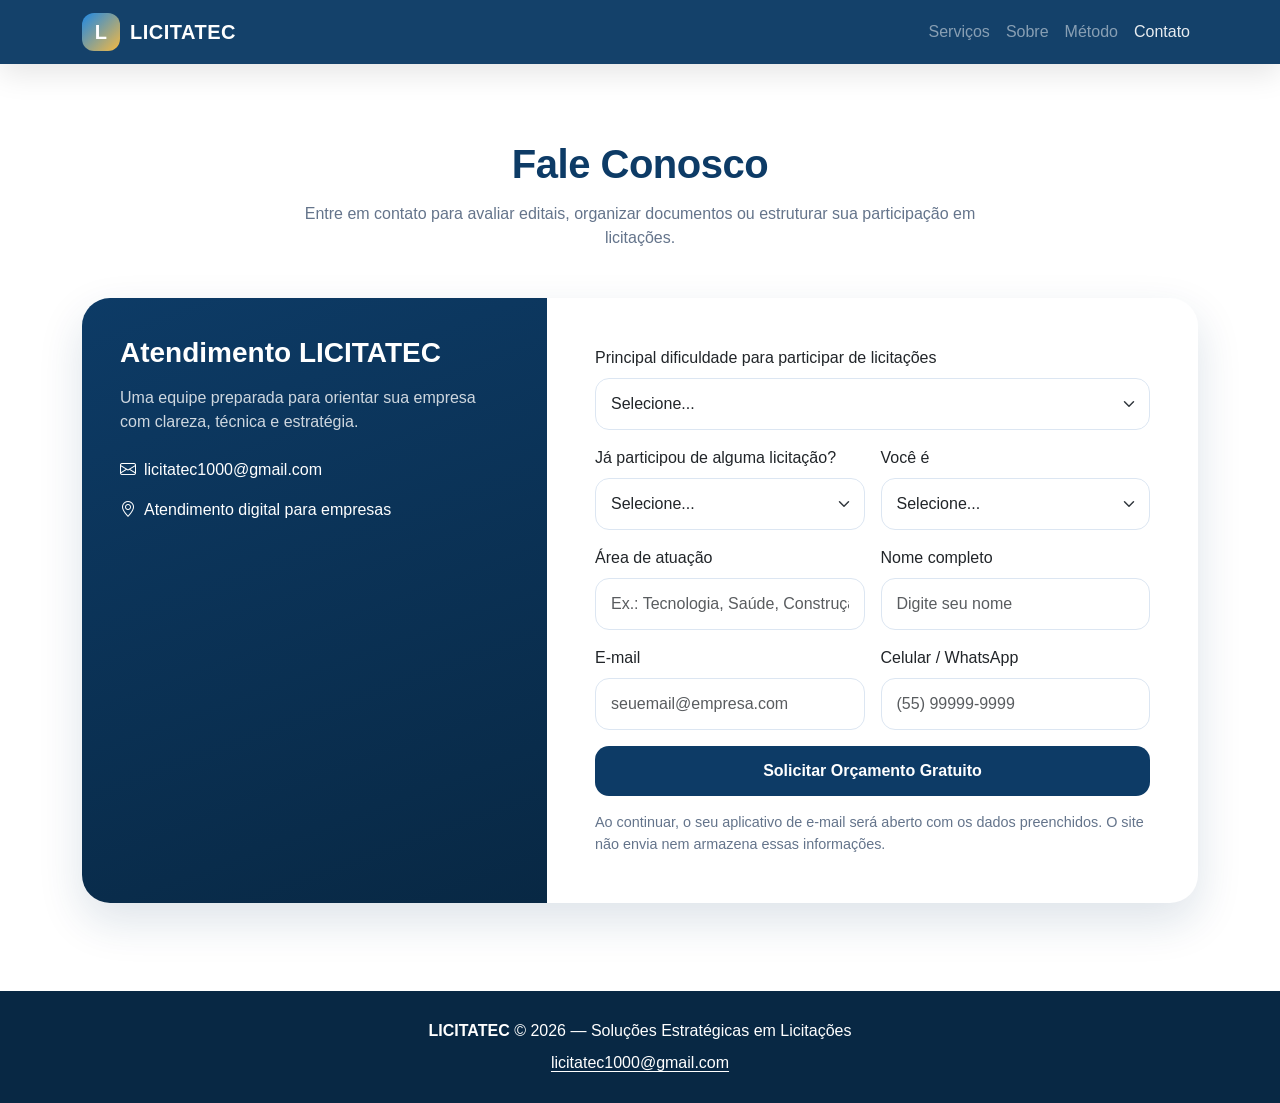
<file: contato.html>
<!DOCTYPE html>
<html lang="pt-BR">
<head>
  <meta charset="UTF-8">
  <meta name="viewport" content="width=device-width, initial-scale=1.0">
  <meta name="description" content="Fale com a LICITATEC sobre análise de editais, documentação e consultoria especializada em licitações.">
  <meta name="theme-color" content="#0D3B66">
  <meta property="og:type" content="website">
  <meta property="og:title" content="Fale com a LICITATEC | Consultoria em Licitações">
  <meta property="og:description" content="Conte-nos como podemos apoiar a sua empresa em licitações públicas.">
  <meta property="og:site_name" content="LICITATEC">
  <meta property="og:image" content="https://images.unsplash.com/photo-1454165804606-c3d57bc86b40?auto=format&amp;fit=crop&amp;w=1200&amp;h=630&amp;q=85">
  <meta name="twitter:card" content="summary_large_image">
  <meta name="twitter:title" content="Fale com a LICITATEC | Consultoria em Licitações">
  <meta name="twitter:description" content="Conte-nos como podemos apoiar a sua empresa em licitações públicas.">
  <meta name="twitter:image" content="https://images.unsplash.com/photo-1454165804606-c3d57bc86b40?auto=format&amp;fit=crop&amp;w=1200&amp;h=630&amp;q=85">
  <title>Contato - LICITATEC | Consultoria em Licitações</title>
  <link rel="icon" type="image/svg+xml" href="favicon.svg">
  <link href="https://cdn.jsdelivr.net/npm/bootstrap@5.3.3/dist/css/bootstrap.min.css" rel="stylesheet">
  <link href="https://cdn.jsdelivr.net/npm/bootstrap-icons@1.11.3/font/bootstrap-icons.css" rel="stylesheet">
  <link rel="stylesheet" href="style.css">
</head>
<body class="contact-page">
  <nav class="navbar navbar-expand-lg navbar-dark fixed-top" aria-label="Navegação principal">
    <div class="container">
      <a class="navbar-brand fw-bold d-flex align-items-center" href="index.html#top"><span class="brand-mark" aria-hidden="true">L</span>LICITATEC</a>
      <button class="navbar-toggler" type="button" data-bs-toggle="collapse" data-bs-target="#nav" aria-controls="nav" aria-expanded="false" aria-label="Abrir menu de navegação">
        <span class="navbar-toggler-icon"></span>
      </button>
      <div class="collapse navbar-collapse" id="nav">
        <ul class="navbar-nav ms-auto align-items-lg-center">
          <li class="nav-item"><a class="nav-link" href="index.html#servicos">Serviços</a></li>
          <li class="nav-item"><a class="nav-link" href="index.html#sobre">Sobre</a></li>
          <li class="nav-item"><a class="nav-link" href="index.html#processo">Método</a></li>
          
          <li class="nav-item"><a class="nav-link active" aria-current="page" href="contato.html">Contato</a></li>
        </ul>
      </div>
    </div>
  </nav>
  <main>
    <section id="contato" class="contact">
      <div class="container">
        <div class="text-center mb-5">
          <h1 class="section-title">Fale Conosco</h1>
          <p class="section-subtitle">Entre em contato para avaliar editais, organizar documentos ou estruturar sua participação em licitações.</p>
        </div>
        <div class="card contact-card">
          <div class="row g-0">
            <div class="col-lg-5">
              <div class="contact-info">
                <h2 class="h3 fw-bold mb-3">Atendimento LICITATEC</h2>
                <p class="mb-4" style="color:rgba(255,255,255,.80)">Uma equipe preparada para orientar sua empresa com clareza, técnica e estratégia.</p>
                <p><i class="bi bi-envelope me-2" aria-hidden="true"></i><a href="mailto:licitatec1000@gmail.com">licitatec1000@gmail.com</a></p>
                <p><i class="bi bi-geo-alt me-2" aria-hidden="true"></i>Atendimento digital para empresas</p>
              </div>
            </div>
            <div class="col-lg-7">
              <form id="contact-form" class="p-4 p-lg-5">
                <div class="row g-3">
                  <div class="col-12">
                    <label class="form-label" for="dificuldade">Principal dificuldade para participar de licitações</label>
                    <select class="form-select" id="dificuldade" name="dificuldade" required>
                      <option value="" selected disabled>Selecione...</option>
                      <option>Encontrar oportunidades</option>
                      <option>Entender os editais</option>
                      <option>Organizar a documentação</option>
                      <option>Cadastro em portais públicos</option>
                      <option>Recursos administrativos</option>
                      <option>Acompanhar processos licitatórios</option>
                      <option>Outra</option>
                    </select>
                  </div>
                  <div class="col-md-6">
                    <label class="form-label" for="experiencia">Já participou de alguma licitação?</label>
                    <select class="form-select" id="experiencia" name="experiencia">
                      <option value="" selected>Selecione...</option><option>Sim</option><option>Não</option>
                    </select>
                  </div>
                  <div class="col-md-6">
                    <label class="form-label" for="perfil">Você é</label>
                    <select class="form-select" id="perfil" name="perfil">
                      <option value="" selected>Selecione...</option><option>Pessoa Jurídica (Empresa)</option><option>Pessoa Física</option>
                    </select>
                  </div>
                  <div class="col-md-6">
                    <label class="form-label" for="area">Área de atuação</label>
                    <input class="form-control" id="area" name="area" autocomplete="organization-title" placeholder="Ex.: Tecnologia, Saúde, Construção Civil">
                  </div>
                  <div class="col-md-6">
                    <label class="form-label" for="nome">Nome completo</label>
                    <input class="form-control" id="nome" name="nome" autocomplete="name" placeholder="Digite seu nome" required>
                  </div>
                  <div class="col-md-6">
                    <label class="form-label" for="email">E-mail</label>
                    <input class="form-control" id="email" name="email" type="email" autocomplete="email" placeholder="seuemail@empresa.com" required>
                  </div>
                  <div class="col-md-6">
                    <label class="form-label" for="telefone">Celular / WhatsApp</label>
                    <input class="form-control" id="telefone" name="telefone" type="tel" autocomplete="tel" placeholder="(55) 99999-9999">
                  </div>
                  <div class="col-12">
                    <button type="submit" class="btn btn-send w-100">Solicitar Orçamento Gratuito</button>
                    <p class="form-note mt-3 mb-0">Ao continuar, o seu aplicativo de e-mail será aberto com os dados preenchidos. O site não envia nem armazena essas informações.</p>
                  </div>
                </div>
              </form>
            </div>
          </div>
        </div>
      </div>
    </section>
  </main>
  <footer class="footer text-center">
    <div class="container">
      <strong>LICITATEC</strong> © 2026 — Soluções Estratégicas em Licitações
      <div class="mt-2"><a class="footer-email" href="mailto:licitatec1000@gmail.com">licitatec1000@gmail.com</a></div>
    </div>
  </footer>
  <script src="https://cdn.jsdelivr.net/npm/bootstrap@5.3.3/dist/js/bootstrap.bundle.min.js"></script>
  <script src="script.js"></script>
</body>
</html>
</file>
<file: style.css>
:root{
      --primary:#0D3B66;
      --primary-dark:#082844;
      --secondary:#1E88E5;
      --accent:#F4B942;
      --light:#F8FAFC;
      --text:#1E293B;
      --muted:#64748B;
      --white:#FFFFFF;
      --shadow:0 18px 45px rgba(13,59,102,.14);
      --radius:22px;
    }

    *{box-sizing:border-box}
    html{scroll-behavior:smooth}
    body{
      font-family:Segoe UI,Roboto,Arial,sans-serif;
      background:var(--light);
      color:var(--text);
      overflow-x:hidden;
    }

    .navbar{
      background:rgba(13,59,102,.97);
      backdrop-filter:blur(12px);
      box-shadow:0 10px 30px rgba(0,0,0,.10);
    }
    .navbar-brand{letter-spacing:.5px}
    .brand-mark{
      width:38px;height:38px;border-radius:12px;
      display:inline-flex;align-items:center;justify-content:center;
      background:linear-gradient(135deg,var(--secondary),var(--accent));
      color:#fff;margin-right:10px;font-weight:800;
    }
    .nav-link{font-weight:500;opacity:.9}
    .nav-link:hover{opacity:1;color:#fff}

    .hero{
      min-height:100vh;
      display:flex;
      align-items:center;
      color:#fff;
      padding:150px 0 90px;
      background:
        linear-gradient(105deg,rgba(8,40,68,.96) 0%,rgba(13,59,102,.88) 47%,rgba(13,59,102,.62) 100%),
        url('https://images.unsplash.com/photo-1454165804606-c3d57bc86b40?auto=format&fit=crop&w=1800&q=85');
      background-size:cover;
      background-position:center;
      position:relative;
      overflow:hidden;
    }
    .hero:after{
      content:"";
      position:absolute;
      right:-160px;bottom:-180px;
      width:520px;height:520px;border-radius:50%;
      background:rgba(30,136,229,.25);
      filter:blur(5px);
    }
    .eyebrow{
      display:inline-flex;gap:8px;align-items:center;
      padding:9px 14px;border-radius:999px;
      background:rgba(255,255,255,.12);
      border:1px solid rgba(255,255,255,.24);
      font-size:.92rem;font-weight:600;margin-bottom:22px;
    }
    .hero h1{font-weight:800;letter-spacing:-1.2px;line-height:1.05}
    .hero .lead{max-width:720px;color:rgba(255,255,255,.88);font-size:1.22rem;margin-top:18px}
    .btn-main{
      background:#fff;color:var(--primary);border:none;font-weight:700;
      border-radius:14px;padding:14px 23px;box-shadow:0 12px 30px rgba(0,0,0,.18)
    }
    .btn-main:hover{background:#F1F5F9;color:var(--primary);transform:translateY(-2px)}
    .btn-outline-main{
      color:#fff;border:1px solid rgba(255,255,255,.55);font-weight:700;
      border-radius:14px;padding:14px 23px;background:rgba(255,255,255,.06)
    }
    .btn-outline-main:hover{background:#fff;color:var(--primary)}

    .hero-panel{
      position:relative;z-index:2;
      border-radius:28px;
      padding:20px;
      background:rgba(255,255,255,.10);
      border:1px solid rgba(255,255,255,.20);
      box-shadow:0 28px 70px rgba(0,0,0,.26);
      backdrop-filter:blur(14px);
    }
    .dashboard{
      background:#fff;color:var(--text);border-radius:22px;padding:22px;
    }
    .dash-top{display:flex;align-items:center;justify-content:space-between;margin-bottom:18px}
    .dot{width:10px;height:10px;border-radius:50%;display:inline-block;background:#CBD5E1;margin-right:6px}
    .dash-card{border:1px solid #E2E8F0;border-radius:18px;padding:16px;background:#F8FAFC;margin-bottom:14px}
    .progress{height:9px;border-radius:999px;background:#E2E8F0}
    .progress-bar{background:linear-gradient(90deg,var(--secondary),var(--accent))}
    .status-pill{font-size:.78rem;padding:6px 10px;border-radius:999px;background:#E0F2FE;color:#075985;font-weight:700}

    section{padding:88px 0}
    .section-title{color:var(--primary);font-weight:800;letter-spacing:-.5px}
    .section-subtitle{color:var(--muted);max-width:720px;margin:14px auto 0}

    .service-card{
      height:100%;border:none;border-radius:var(--radius);padding:30px;
      background:#fff;box-shadow:var(--shadow);transition:.28s ease;
      position:relative;overflow:hidden;
    }
    .service-card:before{
      content:"";position:absolute;top:0;left:0;right:0;height:5px;
      background:linear-gradient(90deg,var(--secondary),var(--accent));
    }
    .service-card:hover{transform:translateY(-8px);box-shadow:0 26px 55px rgba(13,59,102,.18)}
    .icon-box{
      width:58px;height:58px;border-radius:18px;
      display:flex;align-items:center;justify-content:center;
      background:#EAF4FF;color:var(--secondary);font-size:1.65rem;margin-bottom:20px;
    }
    .service-card h4{font-weight:750;color:var(--primary)}
    .service-card p{color:var(--muted);margin-bottom:0}

    .about{
      background:#fff;
    }
    .image-card{
      border-radius:28px;overflow:hidden;box-shadow:var(--shadow);position:relative;
    }
    .image-card img{width:100%;min-height:360px;object-fit:cover;display:block}
    .floating-badge{
      position:absolute;left:24px;bottom:24px;background:#fff;border-radius:18px;padding:16px 18px;
      box-shadow:0 18px 35px rgba(0,0,0,.14);font-weight:700;color:var(--primary)
    }
    .check-list{list-style:none;padding:0;margin:24px 0 0}
    .check-list li{margin-bottom:14px;color:var(--text)}
    .check-list i{color:var(--secondary);margin-right:8px}

    .stats-wrap{
      background:linear-gradient(135deg,var(--primary),var(--primary-dark));
      color:#fff;border-radius:32px;padding:48px 30px;box-shadow:var(--shadow)
    }
    .counter{font-size:2.55rem;font-weight:850;color:#fff;line-height:1}
    .stat-label{color:rgba(255,255,255,.78);margin-top:8px}

    .process-card{background:#fff;border-radius:22px;padding:26px;height:100%;box-shadow:var(--shadow)}
    .step-number{width:42px;height:42px;border-radius:14px;background:var(--primary);color:#fff;display:flex;align-items:center;justify-content:center;font-weight:800;margin-bottom:16px}

    .contact{background:#fff}
    .contact-card{border:0;border-radius:28px;box-shadow:var(--shadow);overflow:hidden}
    .contact-info{background:linear-gradient(160deg,var(--primary),var(--primary-dark));color:#fff;padding:38px;height:100%}
    .contact-info a{color:#fff;text-decoration:none}
    .form-control{border-radius:14px;padding:13px 15px;border:1px solid #DCE6F2}
    .form-control:focus{box-shadow:0 0 0 .25rem rgba(30,136,229,.14);border-color:var(--secondary)}
    .btn-send{background:var(--primary);color:#fff;border-radius:14px;padding:13px 20px;font-weight:750;border:0}
    .btn-send:hover{background:var(--primary-dark);color:#fff}

    .footer{background:var(--primary-dark);color:#fff;padding:28px 0}
    .email {
  color: #d44638; /* Vermelho padrão do Gmail */
  font-size: 24px; /* Ajuste o tamanho como preferir */
  text-decoration: none;
}

.email:hover {
  color: #b52f22; /* Cor um pouco mais escura ao passar o mouse */
}

    @media(max-width:991px){
      .hero{text-align:center;min-height:auto;padding-top:130px}
      .hero .lead{margin-left:auto;margin-right:auto}
      .hero-panel{margin-top:38px}
      section{padding:68px 0}
    }
    @media(max-width:576px){
      .hero h1{font-size:2.45rem}
      .btn-main,.btn-outline-main{width:100%;margin-bottom:10px}
      .hero-panel{display:none}
    }


/* Contact page accessibility and mobile spacing */
.contact-page #contato{padding-top:140px}
.form-select{border-radius:14px;padding:13px 15px;border:1px solid #DCE6F2}
.form-select:focus{box-shadow:0 0 0 .25rem rgba(30,136,229,.14);border-color:var(--secondary)}
.form-note{font-size:.9rem;line-height:1.5;color:var(--muted)}
.footer-email{color:#fff;text-decoration:underline;text-underline-offset:3px}
.footer-email:hover{color:#F4B942}
@media(max-width:576px){.contact-page #contato{padding-top:112px}.contact-info{padding:30px 24px}}
</file>
